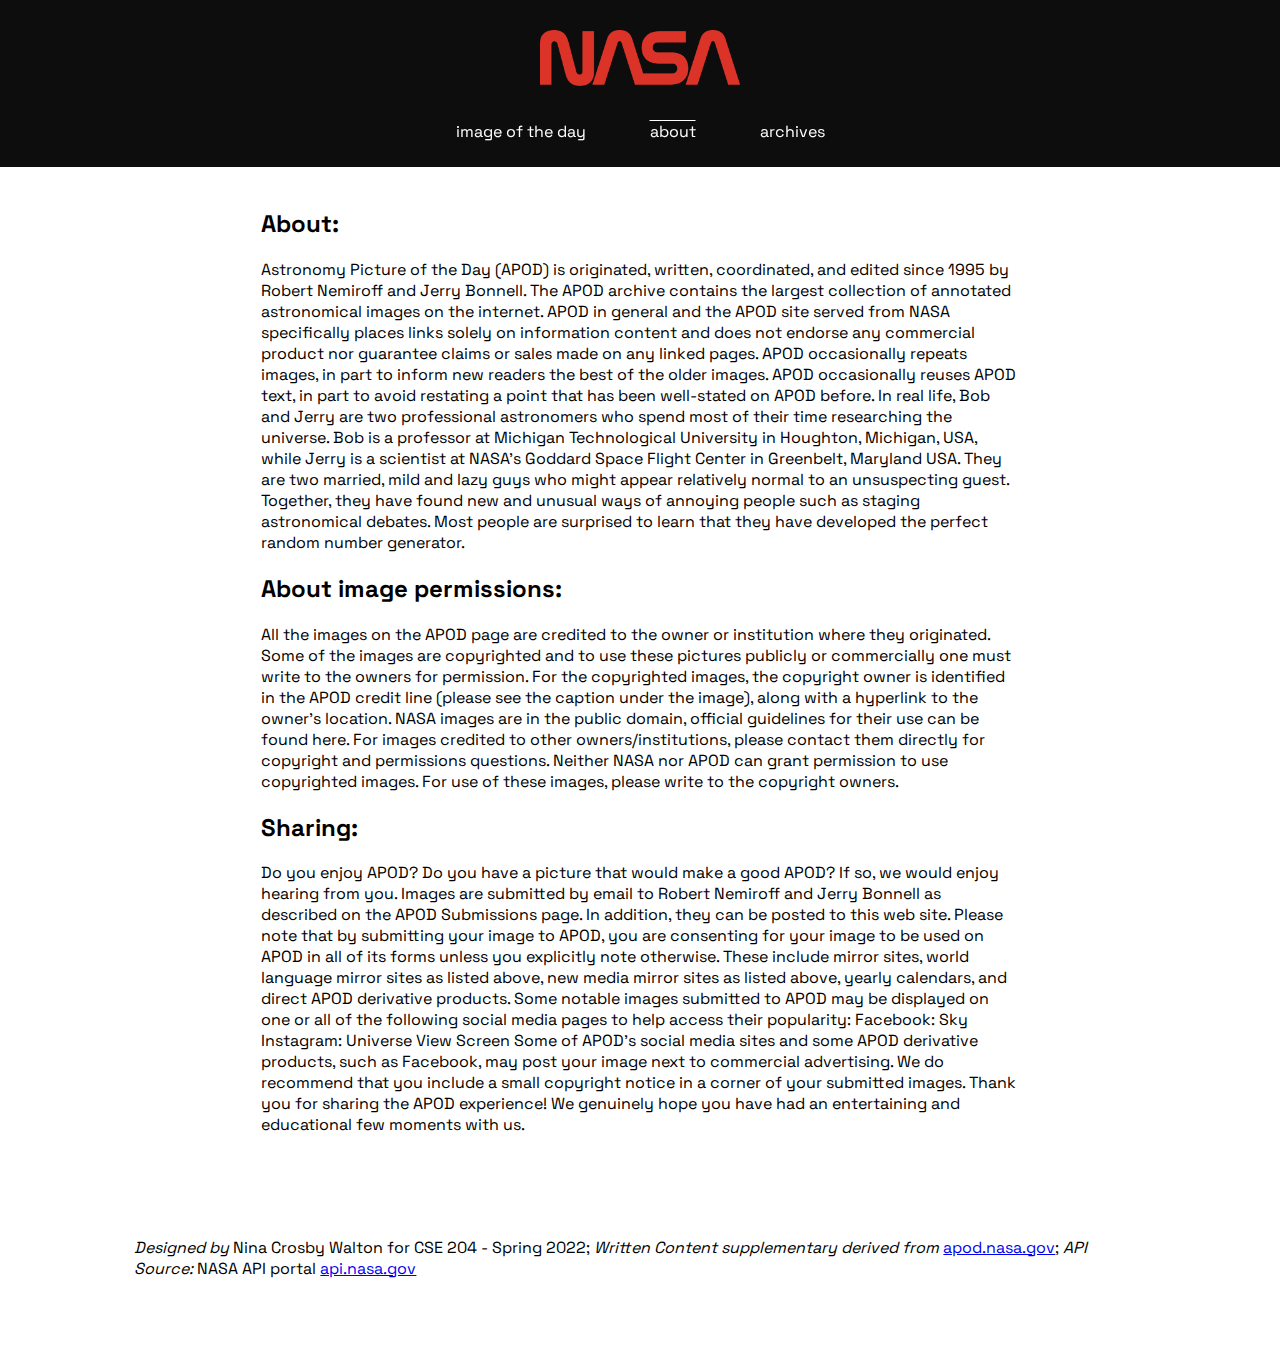
<file: about.html>
<!DOCTYPE html>
<html lang="en">
<head>
    <meta charset="UTF-8">
    <meta http-equiv="X-UA-Compatible" content="IE=edge">
    <meta name="viewport" content="width=device-width, initial-scale=1.0">
    <link rel="preconnect" href="https://fonts.googleapis.com"> 
    <link rel="preconnect" href="https://fonts.gstatic.com" crossorigin> 
    <link href="https://fonts.googleapis.com/css2?family=Space+Grotesk:wght@300;400;500;600;700&display=swap" rel="stylesheet">
    <link rel="stylesheet" href="style.css">
    <title>The New NASA</title>
</head>
<body>
    <div class="site-header" id="movedown">
        <img id="logo" src="images/2560px-NASA_Worm_logo.png" alt="NASA logo" width="200" height="56">
        <div class="nav">
            <a href="index.html" class="sec-page">image of the day</a>
            <a href="about.html" class="sec-page" id="und">about</a>
            <a href="archives.html" class="sec-page">archives</a>
        </div>
    </div>
    <div class="spacer"></div>
    <h2>About:</h2>
    <p class="content"> 
        Astronomy Picture of the Day (APOD) is originated, written, coordinated, and edited since 1995 by Robert Nemiroff and Jerry Bonnell. The APOD archive contains the largest collection of annotated astronomical images on the internet.

        APOD in general and the APOD site served from NASA specifically places links solely on information content and does not endorse any commercial product nor guarantee claims or sales made on any linked pages. APOD occasionally repeats images, in part to inform new readers the best of the older images. APOD occasionally reuses APOD text, in part to avoid restating a point that has been well-stated on APOD before.
        
        In real life, Bob and Jerry are two professional astronomers who spend most of their time researching the universe. Bob is a professor at Michigan Technological University in Houghton, Michigan, USA, while Jerry is a scientist at NASA's Goddard Space Flight Center in Greenbelt, Maryland USA. They are two married, mild and lazy guys who might appear relatively normal to an unsuspecting guest. Together, they have found new and unusual ways of annoying people such as staging astronomical debates. Most people are surprised to learn that they have developed the perfect random number generator. </p>

    <h2>About image permissions:</h2>
    <p class="content">
        All the images on the APOD page are credited to the owner or institution where they originated. Some of the images are copyrighted and to use these pictures publicly or commercially one must write to the owners for permission. For the copyrighted images, the copyright owner is identified in the APOD credit line (please see the caption under the image), along with a hyperlink to the owner's location. NASA images are in the public domain, official guidelines for their use can be found here. For images credited to other owners/institutions, please contact them directly for copyright and permissions questions.

        Neither NASA nor APOD can grant permission to use copyrighted images. For use of these images, please write to the copyright owners.
    </p>

    <h2>Sharing:</h2>
    <p class="content">
        Do you enjoy APOD? Do you have a picture that would make a good APOD? If so, we would enjoy hearing from you. Images are submitted by email to Robert Nemiroff and Jerry Bonnell as described on the APOD Submissions page. In addition, they can be posted to this web site. Please note that by submitting your image to APOD, you are consenting for your image to be used on APOD in all of its forms unless you explicitly note otherwise. These include mirror sites, world language mirror sites as listed above, new media mirror sites as listed above, yearly calendars, and direct APOD derivative products.
        Some notable images submitted to APOD may be displayed on one or all of the following social media pages to help access their popularity: 
        Facebook: Sky 
        Instagram: Universe View Screen 
        Some of APOD's social media sites and some APOD derivative products, such as Facebook, may post your image next to commercial advertising. We do recommend that you include a small copyright notice in a corner of your submitted images.

        Thank you for sharing the APOD experience! We genuinely hope you have had an entertaining and educational few moments with us.
    </p>
    <footer>
        <p><em>Designed by</em> Nina Crosby Walton for CSE 204 - Spring 2022; <em>Written Content supplementary derived from</em> <a href=https://apod.nasa.gov/apod/astropix.html>apod.nasa.gov</a>; <em>API Source:</em> NASA API portal <a href="https://api.nasa.gov">api.nasa.gov</a></p>
    </footer>

    <script src="main.js"></script>
</body>

</html>
</file>
<file: style.css>
/*  Header */
.site-header{
    background-color: rgba(0,0,0,0.95);
    position: fixed;
    width: 100%;
    margin-top: -8px;
    margin-left: -8px;
}

div.nav{
    padding-top: 20px;
    margin-left: auto;
    margin-right: auto;
    width: max-content;
    padding-bottom: 25px;
}

#logo{
    display: block;
    margin-top: 15px;
    margin-left: auto;
    margin-right: auto;
    padding: 15px;
}

.sec-page{
    color: white;
    text-decoration: none;
    padding-right: 30px;
    padding-left: 30px;
    height: 60px; 
    font-family: 'Space Grotesk', sans-serif;
}

.spacer{
    width: 100%;
    height: 180px;
}

body{
    background-image: url("");
    font-family: 'Space Grotesk', sans-serif;
}

#und{
    text-decoration: overline;
}



#IOD-place-video{
    width: 60%;
    height: 100%;
}

#IOD-place-image{
    width: 60%;
}


/* About */
p.content, h2{
    font-family: 'Space Grotesk', sans-serif;
    padding-left: 20%;
    padding-right: 20%;
}

footer{
    height: 100px;
    margin-top: 8%;
    padding-left: 10%;
    padding-right: 10%;
}

.IOD-place{
    max-width: 96%;
    display: block;
    margin-left: auto;
    margin-right: auto;
    border-radius: 5px;  
}

.IOD-caption{
    padding-top: 15px;
    padding-bottom: 30px;
}


/* Archives */

.cal{
    background: black;
    border-radius: 15px;
    display: block;
    margin-left: 20%;
    margin-right: 20%;
    max-width: 60%;
    margin-bottom: 70px;
    
}

h2.month{
    padding-left: 50px;
    padding-top: 50px;
    color: white;
    margin-bottom: -30px;
}

.days {
    padding: 40px;
}
  
.days li {
    list-style-type: none;
    display: inline-block;
    width: 50px;
    text-align: center;
    margin-bottom: 20px;
    margin-top: 20px;
    font-size:16px;
    color: white;
}

.days li:hover{
    background-color: white;
    color: red;
    border-radius: 10px;
    font-weight: bold;
}

#modal {
    display: none;
    position: fixed;
    z-index: 1;
    padding-top: 40px;
    left: 0;
    top: 0;
    width: 100%;
    height: 100%;
    overflow-y: scroll;
    background: rgba(0, 0, 0, 0.9);
  }
  
.modalContent {
    position: relative;
    margin: auto;
    padding: 0;
    width: 90%;
    max-width: 1200px;
}
  
.close {
    color: rgba(255, 255, 255, 0.8);;
    position: absolute;
    top: 15px;
    right: 25px;
    font-size: 40px;
    font-weight: bold;
}

#placeDate{
    color: white;
    padding-left: 20px;
}

#placeCaption{
    color: white;
    width: 95%;
    display: block;
    margin-left: auto;
    margin-right: auto;
    padding-top: 15px;
    padding-bottom: 30px;
}
</file>
